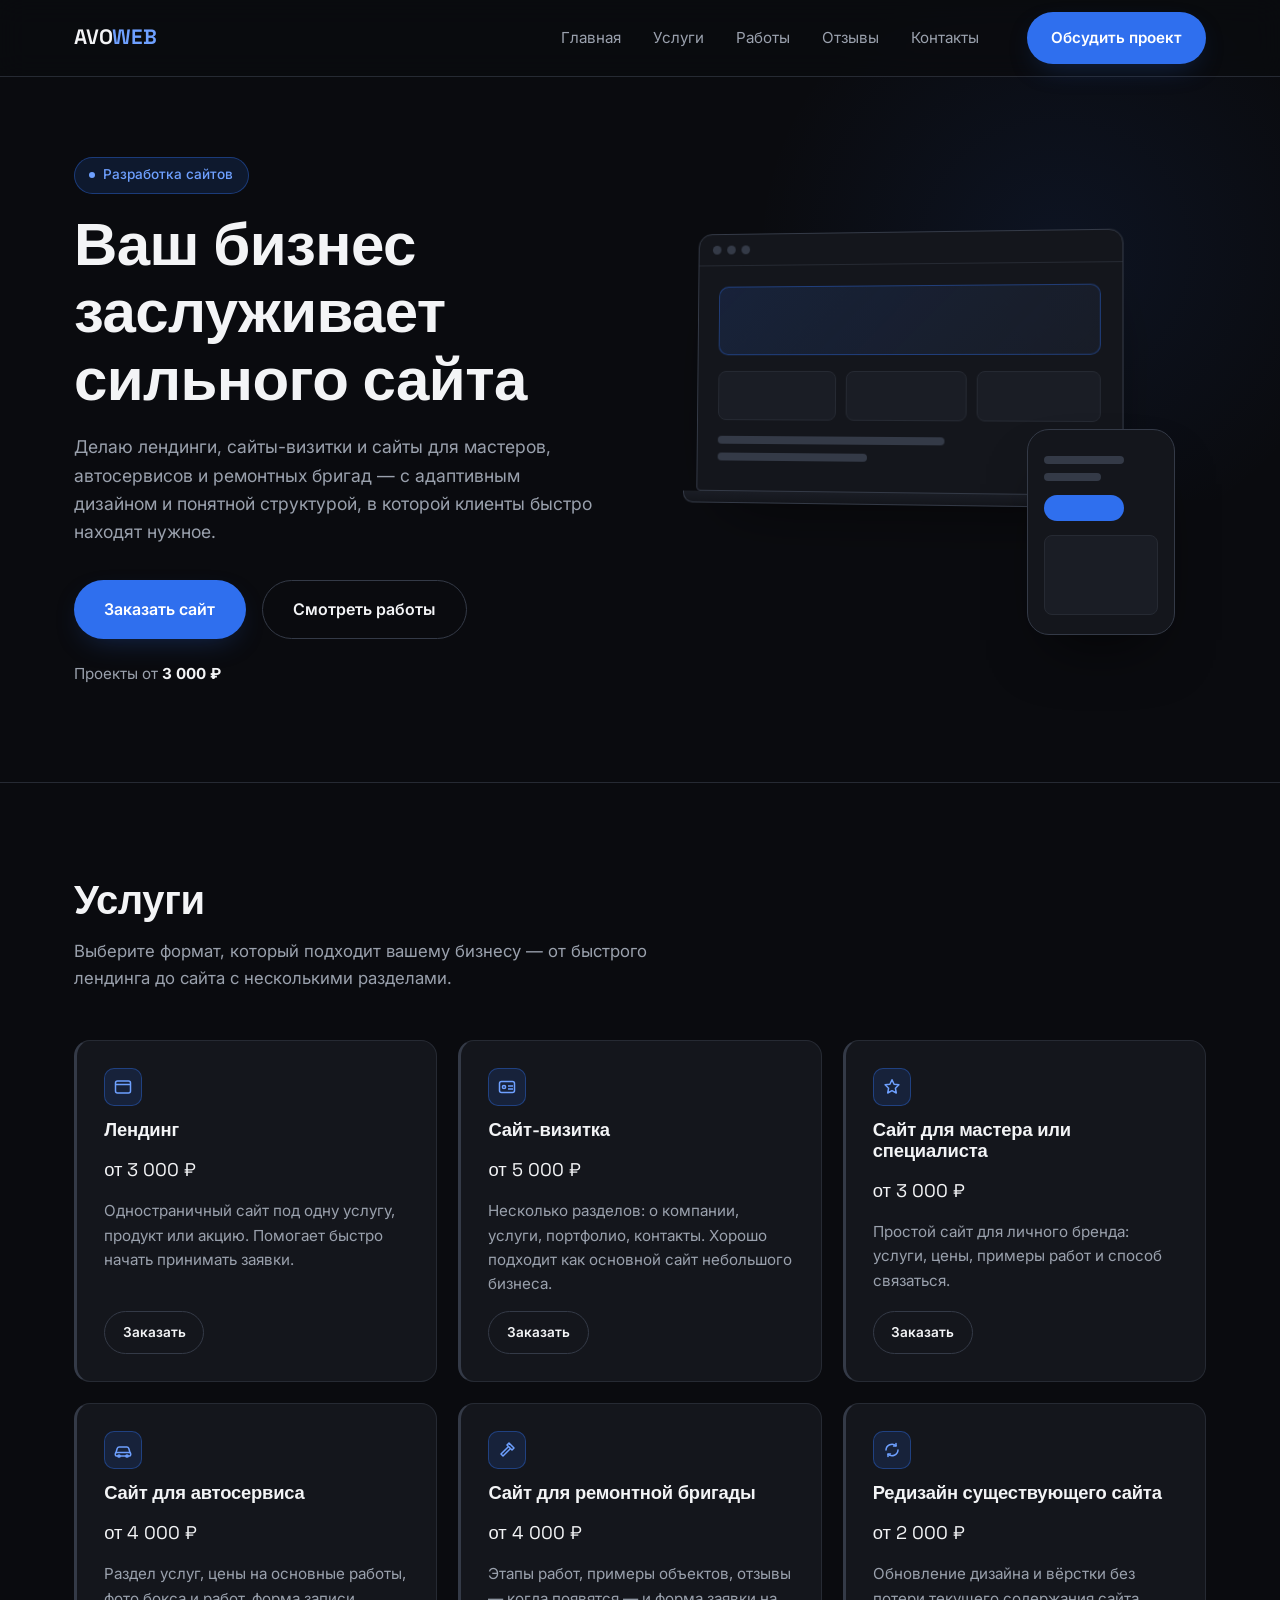
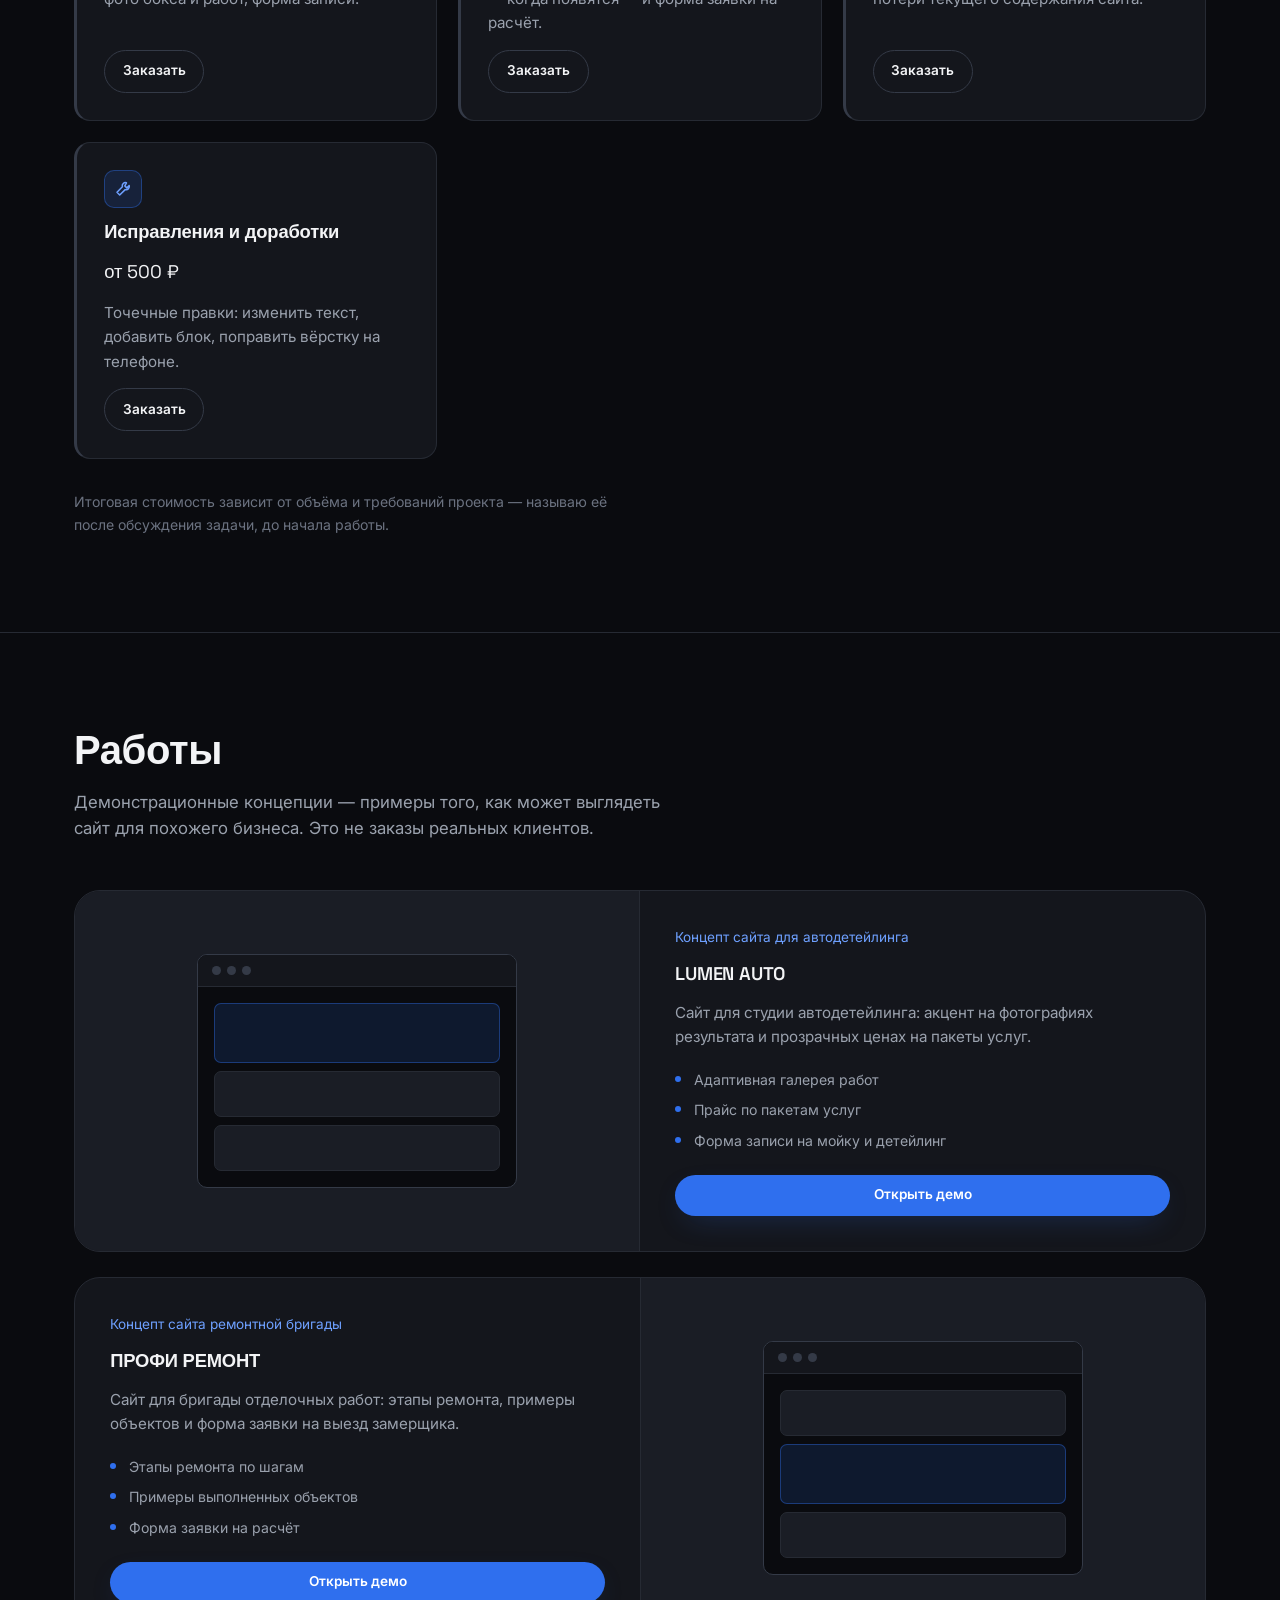
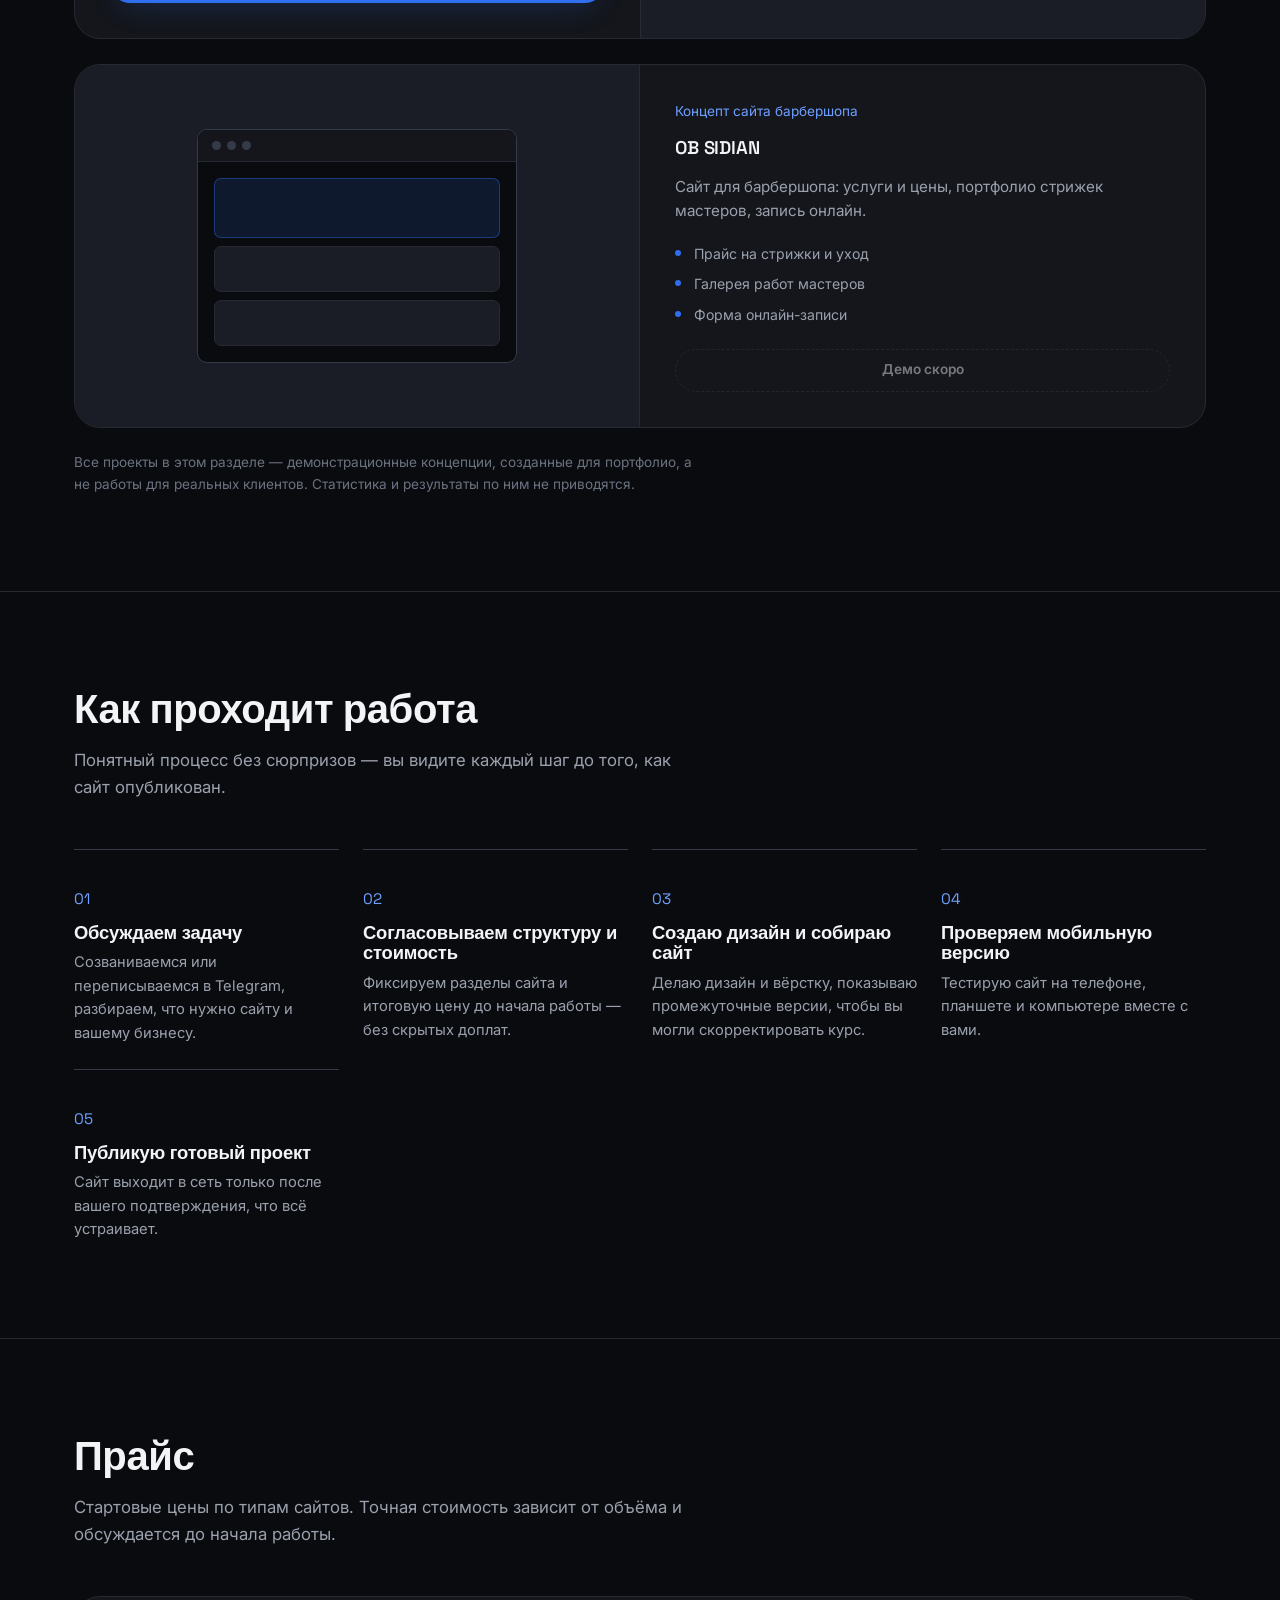
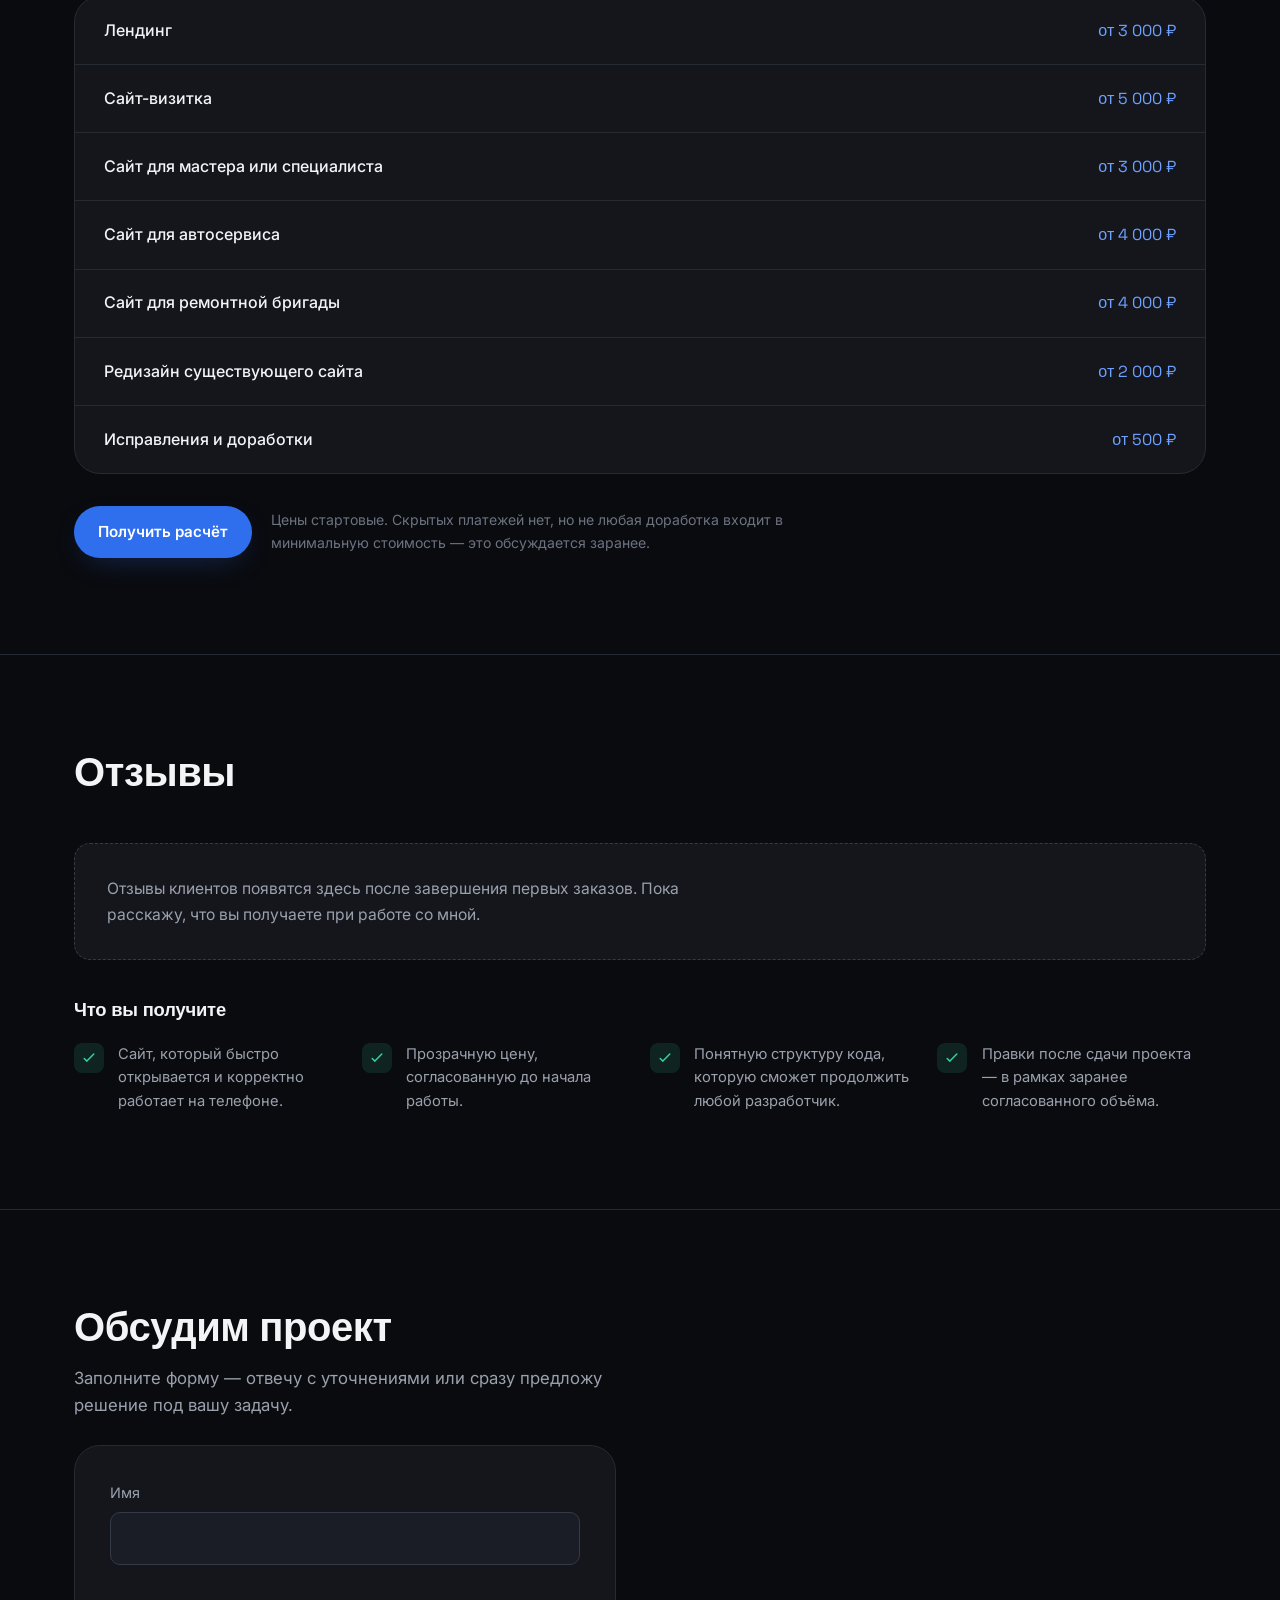
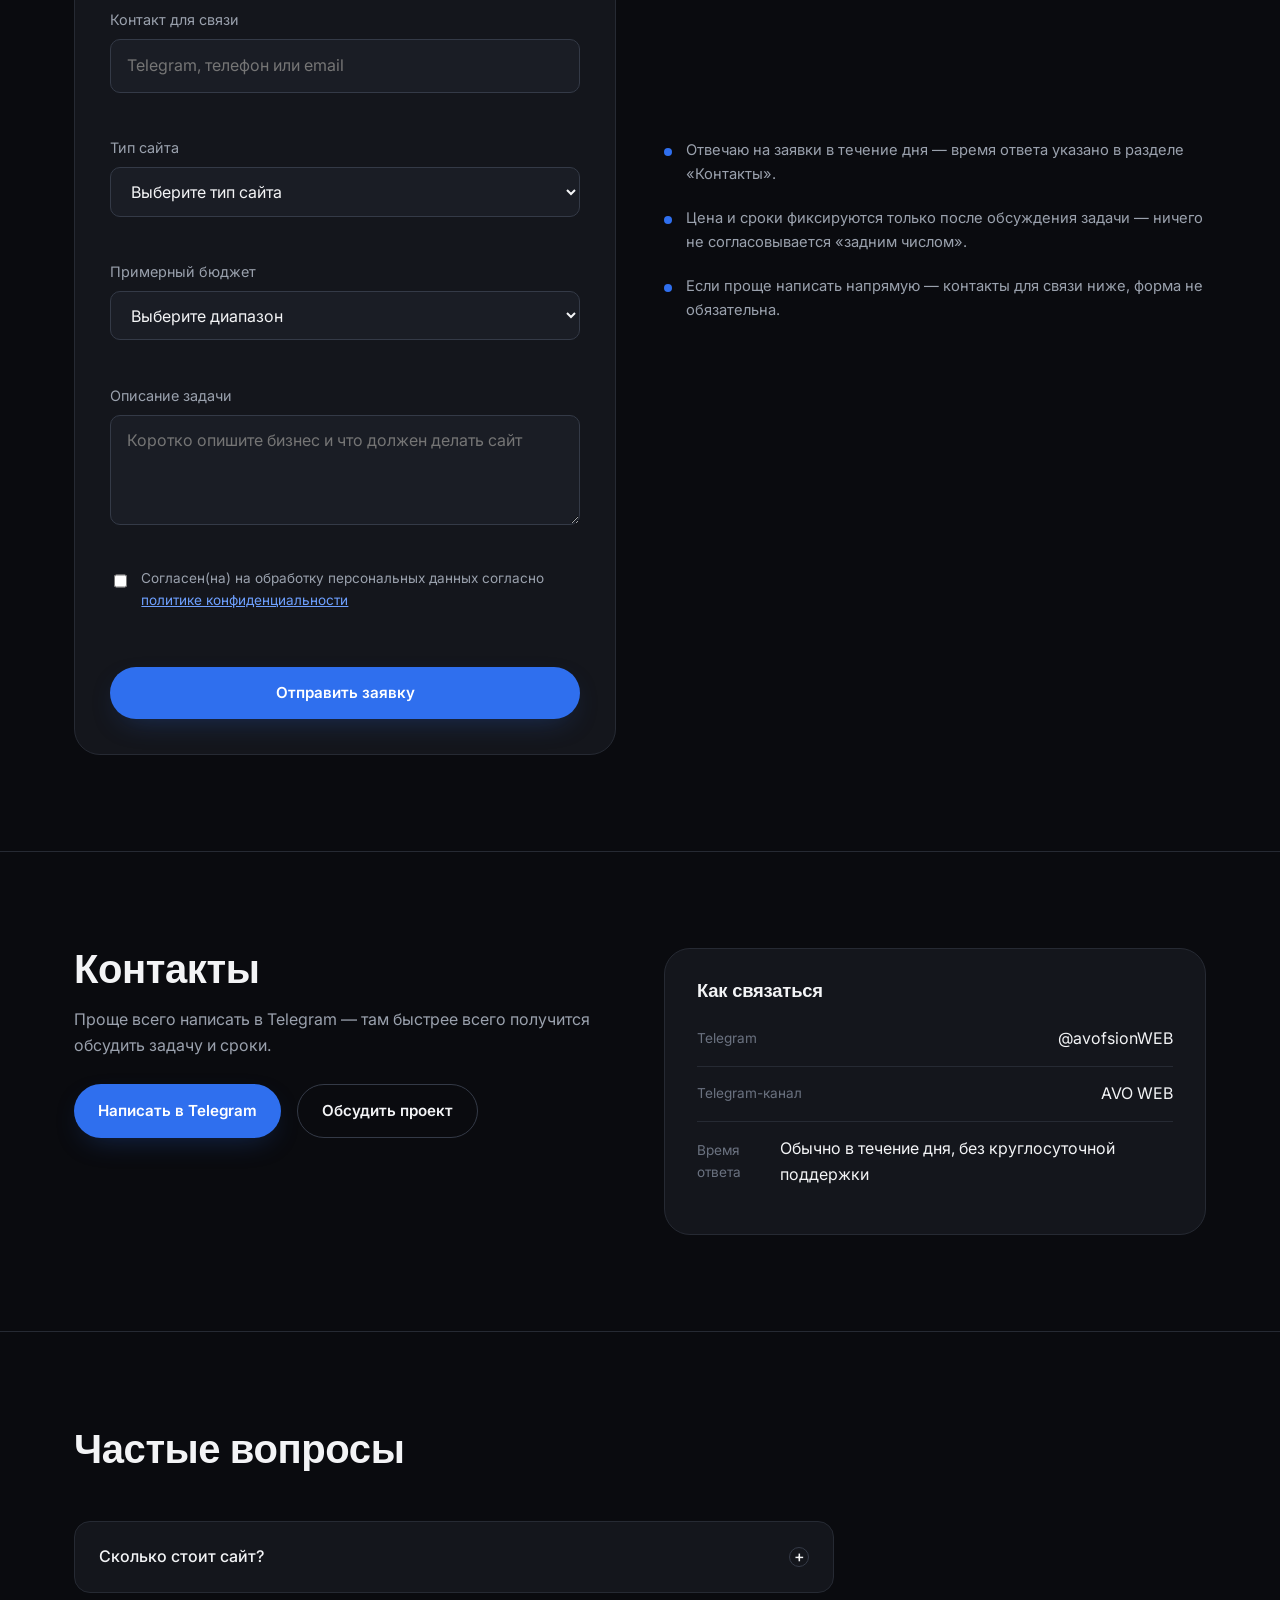
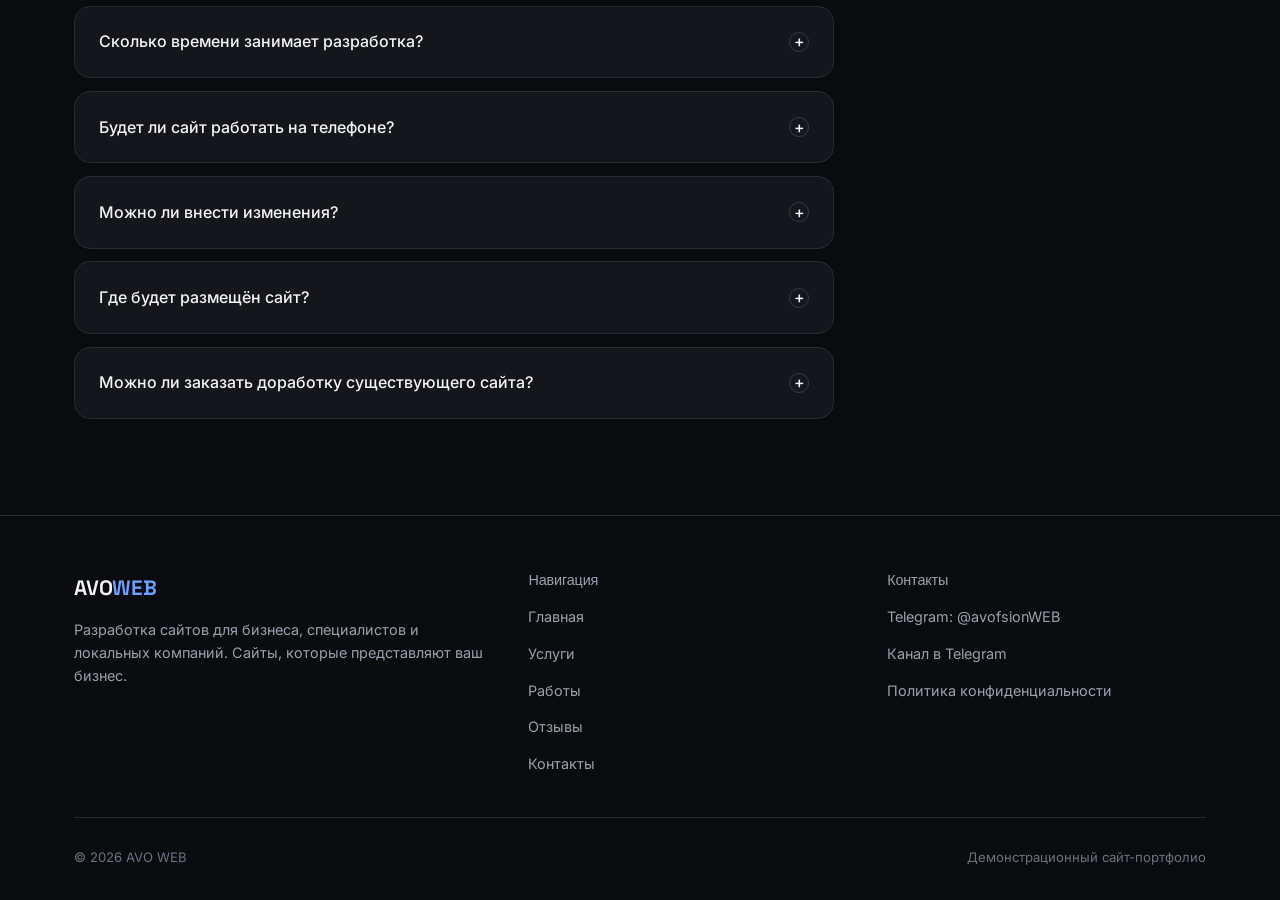
<file: index.html>
<!DOCTYPE html>
<html lang="ru">
<head>
  <meta charset="UTF-8" />
  <meta name="viewport" content="width=device-width, initial-scale=1" />
  <title>AVO WEB — разработка сайтов для бизнеса и специалистов</title>
  <meta
    name="description"
    content="Создаю современные сайты-визитки и лендинги для бизнеса, специалистов и локальных компаний. Адаптивный дизайн, прозрачные цены, проекты от 3 000 ₽."
  />
  <meta name="theme-color" content="#0a0b0f" />
  <meta property="og:title" content="AVO WEB — сайты, которые представляют ваш бизнес" />
  <meta
    property="og:description"
    content="Лендинги, сайты-визитки и сайты для специалистов. Адаптивная вёрстка, понятный процесс работы, проекты от 3 000 ₽."
  />
  <meta property="og:type" content="website" />
  <meta property="og:locale" content="ru_RU" />
  <link
    rel="icon"
    type="image/svg+xml"
    href="data:image/svg+xml,%3Csvg xmlns='http://www.w3.org/2000/svg' viewBox='0 0 64 64'%3E%3Crect width='64' height='64' rx='16' fill='%230a0b0f'/%3E%3Crect x='3' y='3' width='58' height='58' rx='13' fill='none' stroke='%232f6fee' stroke-width='2'/%3E%3Ctext x='32' y='43' font-family='Arial, sans-serif' font-size='30' font-weight='700' fill='%23f3f4f6' text-anchor='middle'%3EA%3C/text%3E%3C/svg%3E"
  />
  <link rel="preconnect" href="https://fonts.googleapis.com" />
  <link rel="preconnect" href="https://fonts.gstatic.com" crossorigin />
  <link
    href="https://fonts.googleapis.com/css2?family=Space+Grotesk:wght@500;600;700&family=Inter:wght@400;500;600&display=swap"
    rel="stylesheet"
  />
  <link rel="stylesheet" href="style.css" />
</head>
<body>
  <header class="site-header">
    <div class="container header-inner">
      <a class="logo" href="#top">AVO<span>WEB</span></a>
      <nav class="main-nav" id="main-nav" aria-label="Основная навигация">
        <a href="#top">Главная</a>
        <a href="#services">Услуги</a>
        <a href="#portfolio">Работы</a>
        <a href="#reviews">Отзывы</a>
        <a href="#contacts">Контакты</a>
      </nav>
      <a class="btn btn-primary header-cta" href="#order">Обсудить проект</a>
      <button
        class="burger"
        id="burger"
        aria-label="Открыть меню"
        aria-expanded="false"
        aria-controls="mobile-menu"
      >
        <span></span><span></span><span></span>
      </button>
    </div>
    <div class="mobile-menu" id="mobile-menu">
      <nav aria-label="Мобильная навигация">
        <a href="#top">Главная</a>
        <a href="#services">Услуги</a>
        <a href="#portfolio">Работы</a>
        <a href="#reviews">Отзывы</a>
        <a href="#contacts">Контакты</a>
      </nav>
      <a class="btn btn-primary btn-lg" href="#order">Обсудить проект</a>
    </div>
  </header>

  <main>
    <!-- HERO -->
    <section class="hero" id="top">
      <div class="container hero-inner">
        <div class="hero-content">
          <span class="badge">Разработка сайтов</span>
          <h1>Ваш бизнес заслуживает сильного сайта</h1>
          <p class="hero-sub">
            Делаю лендинги, сайты-визитки и сайты для мастеров, автосервисов
            и ремонтных бригад — с адаптивным дизайном и понятной структурой,
            в которой клиенты быстро находят нужное.
          </p>
          <div class="hero-actions">
            <a href="#order" class="btn btn-primary btn-lg">Заказать сайт</a>
            <a href="#portfolio" class="btn btn-ghost btn-lg">Смотреть работы</a>
          </div>
          <p class="hero-price">Проекты от <strong>3 000 ₽</strong></p>
        </div>

        <div class="hero-visual" aria-hidden="true">
          <div class="device device-laptop">
            <div class="device-screen">
              <div class="screen-bar"><span></span><span></span><span></span></div>
              <div class="screen-body">
                <div class="sb-hero"></div>
                <div class="sb-row">
                  <div class="sb-card"></div>
                  <div class="sb-card"></div>
                  <div class="sb-card"></div>
                </div>
                <div class="sb-line w60"></div>
                <div class="sb-line w40"></div>
              </div>
            </div>
            <div class="device-base"></div>
          </div>
          <div class="device device-phone">
            <div class="device-screen">
              <div class="screen-body screen-body-phone">
                <div class="sb-line w70"></div>
                <div class="sb-line w50"></div>
                <div class="sb-pill"></div>
                <div class="sb-card sb-card-tall"></div>
              </div>
            </div>
          </div>
        </div>
      </div>
    </section>

    <!-- УСЛУГИ -->
    <section id="services" aria-labelledby="services-title">
      <div class="container">
        <div class="section-head" data-reveal>
          <h2 id="services-title">Услуги</h2>
          <p>Выберите формат, который подходит вашему бизнесу — от быстрого лендинга до сайта с несколькими разделами.</p>
        </div>

        <div class="services-grid">
          <article class="service-card" data-reveal>
            <span class="service-icon" aria-hidden="true">
              <svg width="20" height="20" viewBox="0 0 20 20" fill="none" stroke="currentColor" stroke-width="1.5"><rect x="2.5" y="4" width="15" height="12" rx="2"/><path d="M2.5 7.5h15"/></svg>
            </span>
            <h3>Лендинг</h3>
            <span class="service-price">от 3 000 ₽</span>
            <p>Одностраничный сайт под одну услугу, продукт или акцию. Помогает быстро начать принимать заявки.</p>
            <a href="#order" class="btn btn-ghost btn-sm" data-service="landing">Заказать</a>
          </article>

          <article class="service-card" data-reveal>
            <span class="service-icon" aria-hidden="true">
              <svg width="20" height="20" viewBox="0 0 20 20" fill="none" stroke="currentColor" stroke-width="1.5"><rect x="2.5" y="4.5" width="15" height="11" rx="2"/><circle cx="7" cy="10" r="1.6"/><path d="M11 9h5M11 12h5"/></svg>
            </span>
            <h3>Сайт-визитка</h3>
            <span class="service-price">от 5 000 ₽</span>
            <p>Несколько разделов: о компании, услуги, портфолио, контакты. Хорошо подходит как основной сайт небольшого бизнеса.</p>
            <a href="#order" class="btn btn-ghost btn-sm" data-service="card">Заказать</a>
          </article>

          <article class="service-card" data-reveal>
            <span class="service-icon" aria-hidden="true">
              <svg width="20" height="20" viewBox="0 0 20 20" fill="none" stroke="currentColor" stroke-width="1.5" stroke-linejoin="round"><path d="M10 2.8l2.1 4.4 4.8.6-3.5 3.4.9 4.8-4.3-2.3-4.3 2.3.9-4.8-3.5-3.4 4.8-.6z"/></svg>
            </span>
            <h3>Сайт для мастера или специалиста</h3>
            <span class="service-price">от 3 000 ₽</span>
            <p>Простой сайт для личного бренда: услуги, цены, примеры работ и способ связаться.</p>
            <a href="#order" class="btn btn-ghost btn-sm" data-service="business">Заказать</a>
          </article>

          <article class="service-card" data-reveal>
            <span class="service-icon" aria-hidden="true">
              <svg width="20" height="20" viewBox="0 0 20 20" fill="none" stroke="currentColor" stroke-width="1.5" stroke-linecap="round" stroke-linejoin="round"><path d="M3 12.5l1.3-4.2A2 2 0 016.2 7h7.6a2 2 0 011.9 1.3L17 12.5"/><rect x="2.3" y="12.5" width="15.4" height="3.4" rx="1.2"/><circle cx="6" cy="16" r="1.1"/><circle cx="14" cy="16" r="1.1"/></svg>
            </span>
            <h3>Сайт для автосервиса</h3>
            <span class="service-price">от 4 000 ₽</span>
            <p>Раздел услуг, цены на основные работы, фото бокса и работ, форма записи.</p>
            <a href="#order" class="btn btn-ghost btn-sm" data-service="business">Заказать</a>
          </article>

          <article class="service-card" data-reveal>
            <span class="service-icon" aria-hidden="true">
              <svg width="20" height="20" viewBox="0 0 20 20" fill="none" stroke="currentColor" stroke-width="1.5" stroke-linecap="round" stroke-linejoin="round"><path d="M12 3l5 5-2 2-5-5z"/><path d="M11.3 6.7L4 14l2 2 7.3-7.3"/></svg>
            </span>
            <h3>Сайт для ремонтной бригады</h3>
            <span class="service-price">от 4 000 ₽</span>
            <p>Этапы работ, примеры объектов, отзывы — когда появятся — и форма заявки на расчёт.</p>
            <a href="#order" class="btn btn-ghost btn-sm" data-service="business">Заказать</a>
          </article>

          <article class="service-card" data-reveal>
            <span class="service-icon" aria-hidden="true">
              <svg width="20" height="20" viewBox="0 0 20 20" fill="none" stroke="currentColor" stroke-width="1.5" stroke-linecap="round" stroke-linejoin="round"><path d="M4 10a6 6 0 0110-4.2M16 10a6 6 0 01-10 4.2"/><path d="M14 3.5V6h-2.5M6 16.5V14h2.5"/></svg>
            </span>
            <h3>Редизайн существующего сайта</h3>
            <span class="service-price">от 2 000 ₽</span>
            <p>Обновление дизайна и вёрстки без потери текущего содержания сайта.</p>
            <a href="#order" class="btn btn-ghost btn-sm" data-service="fix">Заказать</a>
          </article>

          <article class="service-card" data-reveal>
            <span class="service-icon" aria-hidden="true">
              <svg width="20" height="20" viewBox="0 0 20 20" fill="none" stroke="currentColor" stroke-width="1.5" stroke-linecap="round" stroke-linejoin="round"><path d="M13.5 3.8a3.2 3.2 0 00-4.1 4L4 13.3l2.7 2.7 5.5-5.4a3.2 3.2 0 004-4.1l-2.4 2.4-2-2z"/></svg>
            </span>
            <h3>Исправления и доработки</h3>
            <span class="service-price">от 500 ₽</span>
            <p>Точечные правки: изменить текст, добавить блок, поправить вёрстку на телефоне.</p>
            <a href="#order" class="btn btn-ghost btn-sm" data-service="fix">Заказать</a>
          </article>
        </div>

        <p class="services-note">
          Итоговая стоимость зависит от объёма и требований проекта — называю её после обсуждения задачи, до начала работы.
        </p>
      </div>
    </section>

    <!-- ПОРТФОЛИО -->
    <section id="portfolio" aria-labelledby="portfolio-title">
      <div class="container">
        <div class="section-head" data-reveal>
          <h2 id="portfolio-title">Работы</h2>
          <p>Демонстрационные концепции — примеры того, как может выглядеть сайт для похожего бизнеса. Это не заказы реальных клиентов.</p>
        </div>

        <div class="portfolio-grid">
          <article class="portfolio-card" data-reveal>
            <div class="portfolio-media">
              <div class="mock-browser">
                <div class="screen-bar"><span></span><span></span><span></span></div>
                <div class="mock-fill">
                  <div class="mock-block accent"></div>
                  <div class="mock-block"></div>
                  <div class="mock-block"></div>
                </div>
              </div>
            </div>
            <div class="portfolio-body">
              <span class="portfolio-kicker">Концепт сайта для автодетейлинга</span>
              <h3>LUMEN AUTO</h3>
              <p>Сайт для студии автодетейлинга: акцент на фотографиях результата и прозрачных ценах на пакеты услуг.</p>
              <ul class="portfolio-features">
                <li>Адаптивная галерея работ</li>
                <li>Прайс по пакетам услуг</li>
                <li>Форма записи на мойку и детейлинг</li>
              </ul>
              <a
                class="btn btn-primary btn-sm"
                href="https://avofsion7.github.io/lumen-auto-demo/"
                target="_blank"
                rel="noopener noreferrer"
                aria-label="Открыть демо LUMEN AUTO (новая вкладка)"
                >Открыть демо</a
              >
            </div>
          </article>

          <article class="portfolio-card" data-reveal>
            <div class="portfolio-media">
              <div class="mock-browser">
                <div class="screen-bar"><span></span><span></span><span></span></div>
                <div class="mock-fill">
                  <div class="mock-block"></div>
                  <div class="mock-block accent"></div>
                  <div class="mock-block"></div>
                </div>
              </div>
            </div>
            <div class="portfolio-body">
              <span class="portfolio-kicker">Концепт сайта ремонтной бригады</span>
              <h3>ПРОФИ РЕМОНТ</h3>
              <p>Сайт для бригады отделочных работ: этапы ремонта, примеры объектов и форма заявки на выезд замерщика.</p>
              <ul class="portfolio-features">
                <li>Этапы ремонта по шагам</li>
                <li>Примеры выполненных объектов</li>
                <li>Форма заявки на расчёт</li>
              </ul>
              <a
                class="btn btn-primary btn-sm"
                href="https://avofsion7.github.io/profi-remont/"
                target="_blank"
                rel="noopener noreferrer"
                aria-label="Открыть демо ПРОФИ РЕМОНТ (новая вкладка)"
                >Открыть демо</a
              >
            </div>
          </article>

          <article class="portfolio-card" data-reveal>
            <div class="portfolio-media">
              <div class="mock-browser">
                <div class="screen-bar"><span></span><span></span><span></span></div>
                <div class="mock-fill">
                  <div class="mock-block accent"></div>
                  <div class="mock-block"></div>
                  <div class="mock-block"></div>
                </div>
              </div>
            </div>
            <div class="portfolio-body">
              <span class="portfolio-kicker">Концепт сайта барбершопа</span>
              <h3>OB SIDIAN</h3>
              <p>Сайт для барбершопа: услуги и цены, портфолио стрижек мастеров, запись онлайн.</p>
              <ul class="portfolio-features">
                <li>Прайс на стрижки и уход</li>
                <li>Галерея работ мастеров</li>
                <li>Форма онлайн-записи</li>
              </ul>
              <span class="btn btn-ghost btn-sm btn-disabled" aria-disabled="true">Демо скоро</span>
            </div>
          </article>
        </div>

        <p class="portfolio-disclaimer">
          Все проекты в этом разделе — демонстрационные концепции, созданные для портфолио, а не работы для реальных клиентов. Статистика и результаты по ним не приводятся.
        </p>
      </div>
    </section>

    <!-- ЭТАПЫ РАБОТЫ -->
    <section aria-labelledby="process-title">
      <div class="container">
        <div class="section-head" data-reveal>
          <h2 id="process-title">Как проходит работа</h2>
          <p>Понятный процесс без сюрпризов — вы видите каждый шаг до того, как сайт опубликован.</p>
        </div>

        <div class="process-list">
          <div class="process-step" data-reveal>
            <span class="step-num">01</span>
            <h3>Обсуждаем задачу</h3>
            <p>Созваниваемся или переписываемся в Telegram, разбираем, что нужно сайту и вашему бизнесу.</p>
          </div>
          <div class="process-step" data-reveal>
            <span class="step-num">02</span>
            <h3>Согласовываем структуру и стоимость</h3>
            <p>Фиксируем разделы сайта и итоговую цену до начала работы — без скрытых доплат.</p>
          </div>
          <div class="process-step" data-reveal>
            <span class="step-num">03</span>
            <h3>Создаю дизайн и собираю сайт</h3>
            <p>Делаю дизайн и вёрстку, показываю промежуточные версии, чтобы вы могли скорректировать курс.</p>
          </div>
          <div class="process-step" data-reveal>
            <span class="step-num">04</span>
            <h3>Проверяем мобильную версию</h3>
            <p>Тестирую сайт на телефоне, планшете и компьютере вместе с вами.</p>
          </div>
          <div class="process-step" data-reveal>
            <span class="step-num">05</span>
            <h3>Публикую готовый проект</h3>
            <p>Сайт выходит в сеть только после вашего подтверждения, что всё устраивает.</p>
          </div>
        </div>
      </div>
    </section>

    <!-- ПРАЙС -->
    <section id="pricing" aria-labelledby="pricing-title">
      <div class="container">
        <div class="section-head" data-reveal>
          <h2 id="pricing-title">Прайс</h2>
          <p>Стартовые цены по типам сайтов. Точная стоимость зависит от объёма и обсуждается до начала работы.</p>
        </div>

        <div class="price-table" data-reveal>
          <div class="price-row">
            <span class="price-name">Лендинг</span>
            <span class="price-value">от 3 000 ₽</span>
          </div>
          <div class="price-row">
            <span class="price-name">Сайт-визитка</span>
            <span class="price-value">от 5 000 ₽</span>
          </div>
          <div class="price-row">
            <span class="price-name">Сайт для мастера или специалиста</span>
            <span class="price-value">от 3 000 ₽</span>
          </div>
          <div class="price-row">
            <span class="price-name">Сайт для автосервиса</span>
            <span class="price-value">от 4 000 ₽</span>
          </div>
          <div class="price-row">
            <span class="price-name">Сайт для ремонтной бригады</span>
            <span class="price-value">от 4 000 ₽</span>
          </div>
          <div class="price-row">
            <span class="price-name">Редизайн существующего сайта</span>
            <span class="price-value">от 2 000 ₽</span>
          </div>
          <div class="price-row">
            <span class="price-name">Исправления и доработки</span>
            <span class="price-value">от 500 ₽</span>
          </div>
        </div>

        <div class="price-cta" data-reveal>
          <a href="#order" class="btn btn-primary">Получить расчёт</a>
          <p>Цены стартовые. Скрытых платежей нет, но не любая доработка входит в минимальную стоимость — это обсуждается заранее.</p>
        </div>
      </div>
    </section>

    <!-- ОТЗЫВЫ -->
    <section id="reviews" aria-labelledby="reviews-title">
      <div class="container">
        <div class="section-head" data-reveal>
          <h2 id="reviews-title">Отзывы</h2>
        </div>

        <div class="reviews-placeholder" data-reveal>
          <p>Отзывы клиентов появятся здесь после завершения первых заказов. Пока расскажу, что вы получаете при работе со мной.</p>
        </div>

        <h3 data-reveal>Что вы получите</h3>
        <div class="benefits-grid" style="margin-top: 1.4rem">
          <div class="benefit-item" data-reveal>
            <span class="benefit-icon" aria-hidden="true">
              <svg width="16" height="16" viewBox="0 0 20 20" fill="none" stroke="currentColor" stroke-width="1.8" stroke-linecap="round" stroke-linejoin="round"><path d="M4 10.5l3.4 3.4L16 5"/></svg>
            </span>
            <p>Сайт, который быстро открывается и корректно работает на телефоне.</p>
          </div>
          <div class="benefit-item" data-reveal>
            <span class="benefit-icon" aria-hidden="true">
              <svg width="16" height="16" viewBox="0 0 20 20" fill="none" stroke="currentColor" stroke-width="1.8" stroke-linecap="round" stroke-linejoin="round"><path d="M4 10.5l3.4 3.4L16 5"/></svg>
            </span>
            <p>Прозрачную цену, согласованную до начала работы.</p>
          </div>
          <div class="benefit-item" data-reveal>
            <span class="benefit-icon" aria-hidden="true">
              <svg width="16" height="16" viewBox="0 0 20 20" fill="none" stroke="currentColor" stroke-width="1.8" stroke-linecap="round" stroke-linejoin="round"><path d="M4 10.5l3.4 3.4L16 5"/></svg>
            </span>
            <p>Понятную структуру кода, которую сможет продолжить любой разработчик.</p>
          </div>
          <div class="benefit-item" data-reveal>
            <span class="benefit-icon" aria-hidden="true">
              <svg width="16" height="16" viewBox="0 0 20 20" fill="none" stroke="currentColor" stroke-width="1.8" stroke-linecap="round" stroke-linejoin="round"><path d="M4 10.5l3.4 3.4L16 5"/></svg>
            </span>
            <p>Правки после сдачи проекта — в рамках заранее согласованного объёма.</p>
          </div>
        </div>
      </div>
    </section>

    <!-- ФОРМА ЗАКАЗА -->
    <section id="order" aria-labelledby="order-title">
      <div class="container order-wrap">
        <div>
          <div class="section-head" data-reveal style="margin-bottom: 1.6rem">
            <h2 id="order-title">Обсудим проект</h2>
            <p>Заполните форму — отвечу с уточнениями или сразу предложу решение под вашу задачу.</p>
          </div>

          <form class="order-form" id="order-form" novalidate data-reveal>
            <div class="field">
              <label for="name">Имя</label>
              <input type="text" id="name" name="name" autocomplete="name" aria-describedby="name-error" />
              <span class="field-error" id="name-error" role="alert"></span>
            </div>

            <div class="field">
              <label for="contact">Контакт для связи</label>
              <input
                type="text"
                id="contact"
                name="contact"
                placeholder="Telegram, телефон или email"
                aria-describedby="contact-error"
              />
              <span class="field-error" id="contact-error" role="alert"></span>
            </div>

            <div class="field">
              <label for="site-type">Тип сайта</label>
              <select id="site-type" name="site-type" aria-describedby="site-type-error">
                <option value="">Выберите тип сайта</option>
                <option value="landing">Лендинг</option>
                <option value="card">Сайт-визитка</option>
                <option value="business">Сайт для бизнеса</option>
                <option value="fix">Доработка</option>
              </select>
              <span class="field-error" id="site-type-error" role="alert"></span>
            </div>

            <div class="field">
              <label for="budget">Примерный бюджет</label>
              <select id="budget" name="budget" aria-describedby="budget-error">
                <option value="">Выберите диапазон</option>
                <option value="до 3 000 ₽">До 3 000 ₽</option>
                <option value="3 000–7 000 ₽">3 000–7 000 ₽</option>
                <option value="7 000–15 000 ₽">7 000–15 000 ₽</option>
                <option value="обсудим вместе">Обсудим вместе</option>
              </select>
              <span class="field-error" id="budget-error" role="alert"></span>
            </div>

            <div class="field">
              <label for="description">Описание задачи</label>
              <textarea
                id="description"
                name="description"
                placeholder="Коротко опишите бизнес и что должен делать сайт"
                aria-describedby="description-error"
              ></textarea>
              <span class="field-error" id="description-error" role="alert"></span>
            </div>

            <div class="consent">
              <input type="checkbox" id="consent" name="consent" aria-describedby="consent-error" />
              <label for="consent">
                Согласен(на) на обработку персональных данных согласно
                <a href="privacy.html">политике конфиденциальности</a>
              </label>
            </div>
            <span class="field-error" id="consent-error" role="alert"></span>

            <button type="submit" class="btn btn-primary btn-block">Отправить заявку</button>
          </form>

          <div class="order-success" id="order-success" tabindex="-1" role="status" aria-live="polite">
            <h3>Заявка готова</h3>
            <p>
              Форма работает в демонстрационном режиме: сайт пока не подключён к серверу, поэтому заявка не отправляется
              автоматически. Нажмите кнопку ниже, чтобы отправить то же сообщение мне в Telegram.
            </p>
            <a
              id="telegram-send-link"
              class="btn btn-primary"
              href="https://t.me/avofsionWEB"
              target="_blank"
              rel="noopener noreferrer"
              >Написать в Telegram</a
            >
          </div>
        </div>

        <aside class="order-aside">
          <div class="aside-point" data-reveal>
            <span class="dot" aria-hidden="true"></span>
            <p>Отвечаю на заявки в течение дня — время ответа указано в разделе «Контакты».</p>
          </div>
          <div class="aside-point" data-reveal>
            <span class="dot" aria-hidden="true"></span>
            <p>Цена и сроки фиксируются только после обсуждения задачи — ничего не согласовывается «задним числом».</p>
          </div>
          <div class="aside-point" data-reveal>
            <span class="dot" aria-hidden="true"></span>
            <p>Если проще написать напрямую — контакты для связи ниже, форма не обязательна.</p>
          </div>
        </aside>
      </div>
    </section>

    <!-- КОНТАКТЫ -->
    <section id="contacts" aria-labelledby="contacts-title">
      <div class="container contacts-wrap">
        <div data-reveal>
          <h2 id="contacts-title">Контакты</h2>
          <p style="margin-top: 0.9rem">
            Проще всего написать в Telegram — там быстрее всего получится обсудить задачу и сроки.
          </p>
          <div class="contact-actions">
            <a class="btn btn-primary" href="https://t.me/avofsionWEB" target="_blank" rel="noopener noreferrer"
              >Написать в Telegram</a
            >
            <a class="btn btn-ghost" href="#order">Обсудить проект</a>
          </div>
        </div>

        <div class="contact-card" data-reveal>
          <h3>Как связаться</h3>
          <div class="contact-row">
            <span class="label">Telegram</span>
            <a href="https://t.me/avofsionWEB" target="_blank" rel="noopener noreferrer">@avofsionWEB</a>
          </div>
          <div class="contact-row">
            <span class="label">Telegram-канал</span>
            <a href="https://t.me/AVO_WEB" target="_blank" rel="noopener noreferrer">AVO WEB</a>
          </div>
          <div class="contact-row">
            <span class="label">Время ответа</span>
            <span>Обычно в течение дня, без круглосуточной поддержки</span>
          </div>
        </div>
      </div>
    </section>

    <!-- FAQ -->
    <section id="faq" aria-labelledby="faq-title">
      <div class="container">
        <div class="section-head" data-reveal>
          <h2 id="faq-title">Частые вопросы</h2>
        </div>

        <div class="faq-list">
          <details class="faq-item" data-reveal>
            <summary>Сколько стоит сайт?<span class="chevron" aria-hidden="true">+</span></summary>
            <p>Минимальная цена указана в разделе «Прайс». Точная стоимость зависит от количества разделов, функций и дизайна — называю её после обсуждения задачи.</p>
          </details>
          <details class="faq-item" data-reveal>
            <summary>Сколько времени занимает разработка?<span class="chevron" aria-hidden="true">+</span></summary>
            <p>Зависит от объёма: простой лендинг обычно занимает несколько дней, сайт с несколькими разделами — дольше. Сроки согласовываем до начала работы.</p>
          </details>
          <details class="faq-item" data-reveal>
            <summary>Будет ли сайт работать на телефоне?<span class="chevron" aria-hidden="true">+</span></summary>
            <p>Да, все сайты адаптивны и проверяются на разных экранах — от телефона до большого монитора.</p>
          </details>
          <details class="faq-item" data-reveal>
            <summary>Можно ли внести изменения?<span class="chevron" aria-hidden="true">+</span></summary>
            <p>Да, в рамках согласованного объёма правки включены. Доработки после сдачи проекта оплачиваются отдельно — раздел «Исправления и доработки».</p>
          </details>
          <details class="faq-item" data-reveal>
            <summary>Где будет размещён сайт?<span class="chevron" aria-hidden="true">+</span></summary>
            <p>Чаще всего на GitHub Pages или хостинге, который удобен вам. Домен и размещение обсуждаем отдельно от разработки.</p>
          </details>
          <details class="faq-item" data-reveal>
            <summary>Можно ли заказать доработку существующего сайта?<span class="chevron" aria-hidden="true">+</span></summary>
            <p>Да, для этого есть услуги «Редизайн существующего сайта» и «Исправления и доработки».</p>
          </details>
        </div>
      </div>
    </section>
  </main>

  <footer class="site-footer">
    <div class="container">
      <div class="footer-grid">
        <div class="footer-about">
          <a class="logo" href="#top">AVO<span>WEB</span></a>
          <p>Разработка сайтов для бизнеса, специалистов и локальных компаний. Сайты, которые представляют ваш бизнес.</p>
        </div>
        <div class="footer-col">
          <h4>Навигация</h4>
          <ul>
            <li><a href="#top">Главная</a></li>
            <li><a href="#services">Услуги</a></li>
            <li><a href="#portfolio">Работы</a></li>
            <li><a href="#reviews">Отзывы</a></li>
            <li><a href="#contacts">Контакты</a></li>
          </ul>
        </div>
        <div class="footer-col">
          <h4>Контакты</h4>
          <ul>
            <li><a href="https://t.me/avofsionWEB" target="_blank" rel="noopener noreferrer">Telegram: @avofsionWEB</a></li>
            <li><a href="https://t.me/AVO_WEB" target="_blank" rel="noopener noreferrer">Канал в Telegram</a></li>
            <li><a href="privacy.html">Политика конфиденциальности</a></li>
          </ul>
        </div>
      </div>
      <div class="footer-bottom">
        <span>© <span id="year"></span> AVO WEB</span>
        <span>Демонстрационный сайт-портфолио</span>
      </div>
    </div>
  </footer>

  <script src="script.js"></script>
</body>
</html>
</file>
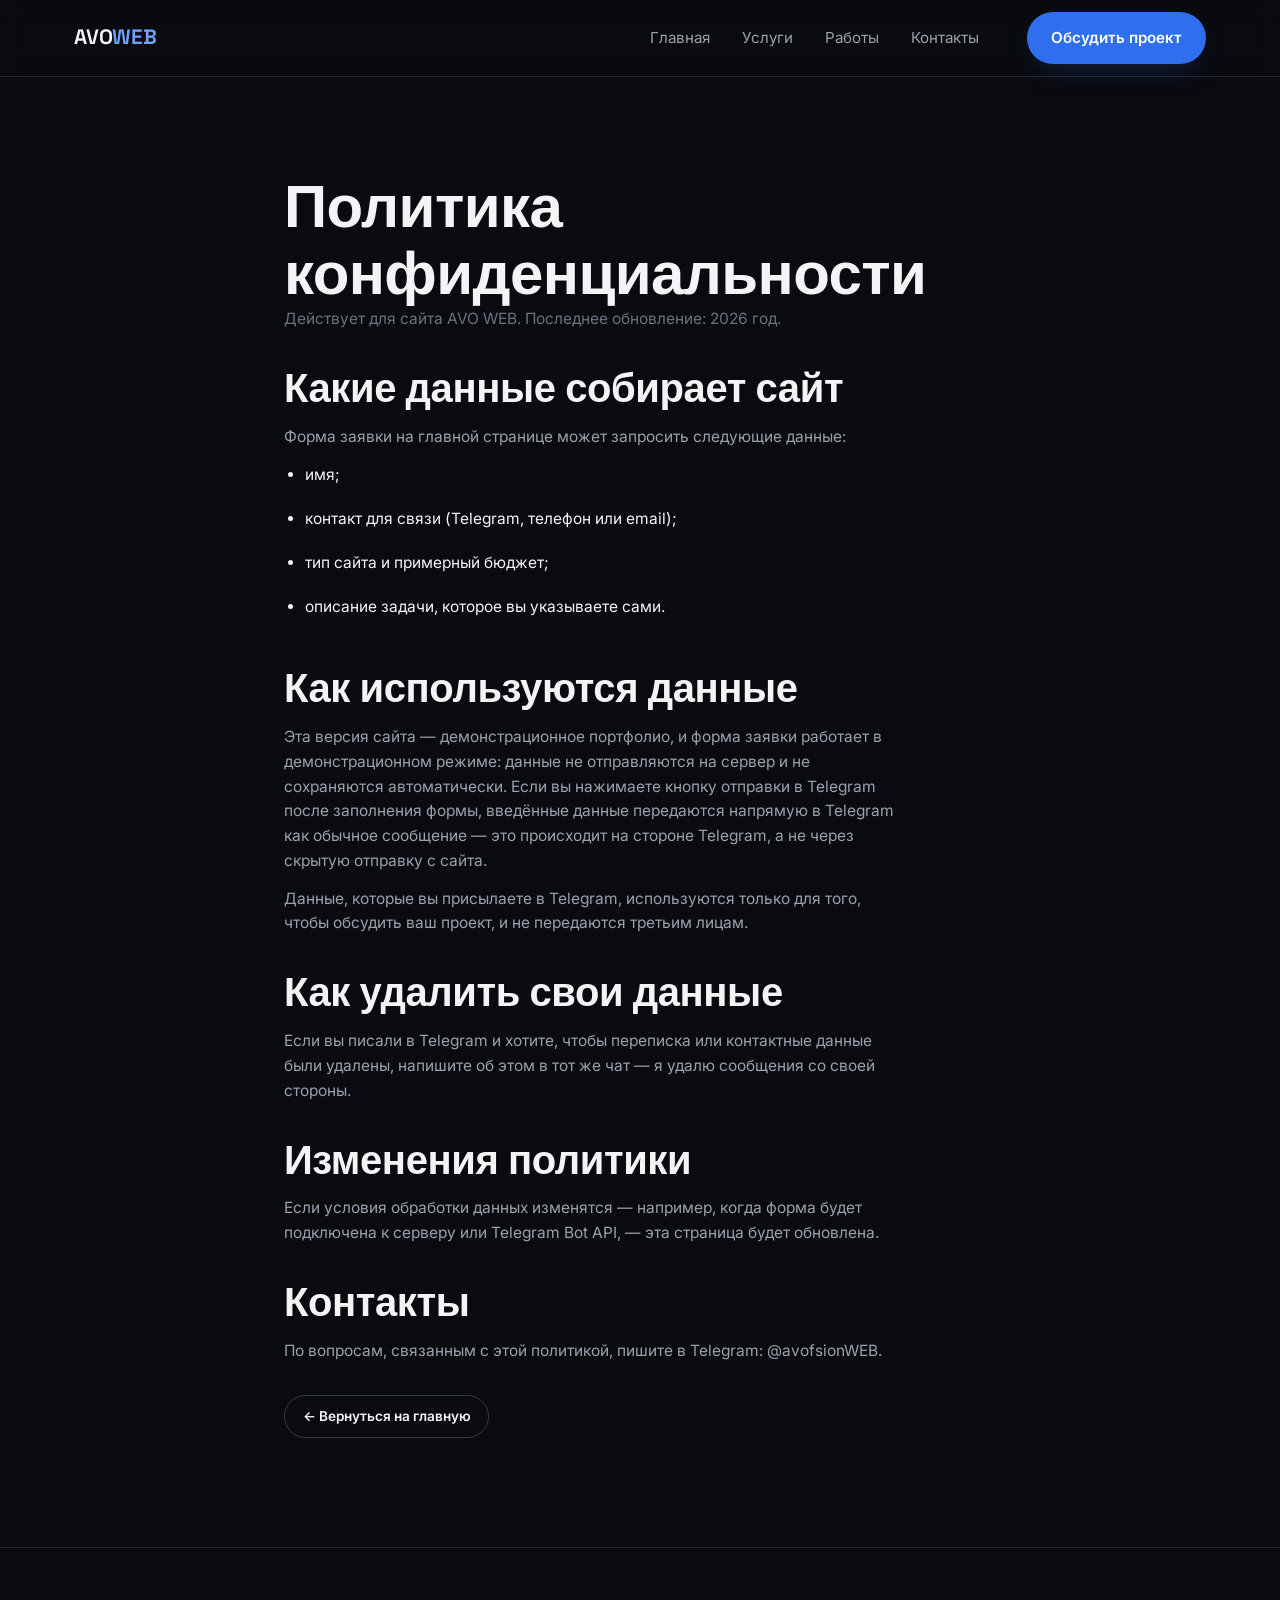
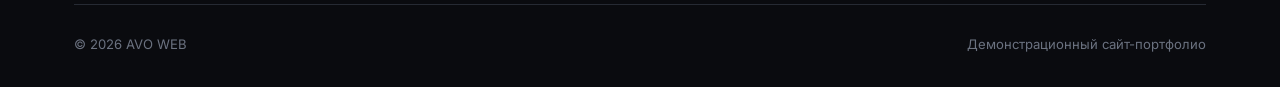
<file: privacy.html>
<!DOCTYPE html>
<html lang="ru">
<head>
  <meta charset="UTF-8" />
  <meta name="viewport" content="width=device-width, initial-scale=1" />
  <title>Политика конфиденциальности — AVO WEB</title>
  <meta
    name="description"
    content="Политика конфиденциальности AVO WEB: какие данные собирает форма заявки на сайте и как они используются."
  />
  <meta name="theme-color" content="#0a0b0f" />
  <link
    rel="icon"
    type="image/svg+xml"
    href="data:image/svg+xml,%3Csvg xmlns='http://www.w3.org/2000/svg' viewBox='0 0 64 64'%3E%3Crect width='64' height='64' rx='16' fill='%230a0b0f'/%3E%3Crect x='3' y='3' width='58' height='58' rx='13' fill='none' stroke='%232f6fee' stroke-width='2'/%3E%3Ctext x='32' y='43' font-family='Arial, sans-serif' font-size='30' font-weight='700' fill='%23f3f4f6' text-anchor='middle'%3EA%3C/text%3E%3C/svg%3E"
  />
  <link rel="preconnect" href="https://fonts.googleapis.com" />
  <link rel="preconnect" href="https://fonts.gstatic.com" crossorigin />
  <link
    href="https://fonts.googleapis.com/css2?family=Space+Grotesk:wght@500;600;700&family=Inter:wght@400;500;600&display=swap"
    rel="stylesheet"
  />
  <link rel="stylesheet" href="style.css" />
</head>
<body>
  <header class="site-header">
    <div class="container header-inner">
      <a class="logo" href="index.html">AVO<span>WEB</span></a>
      <nav class="main-nav" aria-label="Основная навигация">
        <a href="index.html#top">Главная</a>
        <a href="index.html#services">Услуги</a>
        <a href="index.html#portfolio">Работы</a>
        <a href="index.html#contacts">Контакты</a>
      </nav>
      <a class="btn btn-primary header-cta" href="index.html#order">Обсудить проект</a>
      <button class="burger" id="burger" aria-label="Открыть меню" aria-expanded="false" aria-controls="mobile-menu">
        <span></span><span></span><span></span>
      </button>
    </div>
    <div class="mobile-menu" id="mobile-menu">
      <nav aria-label="Мобильная навигация">
        <a href="index.html#top">Главная</a>
        <a href="index.html#services">Услуги</a>
        <a href="index.html#portfolio">Работы</a>
        <a href="index.html#contacts">Контакты</a>
      </nav>
      <a class="btn btn-primary btn-lg" href="index.html#order">Обсудить проект</a>
    </div>
  </header>

  <main>
    <section>
      <div class="container policy-content">
        <h1>Политика конфиденциальности</h1>
        <p class="policy-updated">Действует для сайта AVO WEB. Последнее обновление: 2026 год.</p>

        <h2>Какие данные собирает сайт</h2>
        <p>Форма заявки на главной странице может запросить следующие данные:</p>
        <ul>
          <li>имя;</li>
          <li>контакт для связи (Telegram, телефон или email);</li>
          <li>тип сайта и примерный бюджет;</li>
          <li>описание задачи, которое вы указываете сами.</li>
        </ul>

        <h2>Как используются данные</h2>
        <p>
          Эта версия сайта — демонстрационное портфолио, и форма заявки работает в демонстрационном режиме: данные
          не отправляются на сервер и не сохраняются автоматически. Если вы нажимаете кнопку отправки в Telegram
          после заполнения формы, введённые данные передаются напрямую в Telegram как обычное сообщение — это
          происходит на стороне Telegram, а не через скрытую отправку с сайта.
        </p>
        <p>
          Данные, которые вы присылаете в Telegram, используются только для того, чтобы обсудить ваш проект, и не
          передаются третьим лицам.
        </p>

        <h2>Как удалить свои данные</h2>
        <p>
          Если вы писали в Telegram и хотите, чтобы переписка или контактные данные были удалены, напишите об этом
          в тот же чат — я удалю сообщения со своей стороны.
        </p>

        <h2>Изменения политики</h2>
        <p>
          Если условия обработки данных изменятся — например, когда форма будет подключена к серверу или Telegram
          Bot API, — эта страница будет обновлена.
        </p>

        <h2>Контакты</h2>
        <p>
          По вопросам, связанным с этой политикой, пишите в Telegram:
          <a href="https://t.me/avofsionWEB" target="_blank" rel="noopener noreferrer">@avofsionWEB</a>.
        </p>

        <p style="margin-top: 2rem">
          <a class="btn btn-ghost btn-sm" href="index.html">← Вернуться на главную</a>
        </p>
      </div>
    </section>
  </main>

  <footer class="site-footer">
    <div class="container">
      <div class="footer-bottom">
        <span>© <span id="year"></span> AVO WEB</span>
        <span>Демонстрационный сайт-портфолио</span>
      </div>
    </div>
  </footer>

  <script src="script.js"></script>
</body>
</html>
</file>
<file: style.css>
/* =========================================================
   AVO WEB — stylesheet
   Структура: tokens → reset → типографика → layout →
   компоненты → секции → формы → адаптив → motion
   ========================================================= */

/* ---------- 1. Design tokens ---------- */
:root {
  --bg: #0a0b0f;
  --bg-raised: #14161c;
  --bg-raised-2: #1a1d25;
  --border: #262a33;
  --border-light: #343a47;

  --text: #f3f4f6;
  --text-dim: #9aa1ad;
  --text-faint: #6b7280;

  --accent: #2f6fee;
  --accent-light: #6ea0ff;
  --accent-soft: rgba(47, 111, 238, 0.14);
  --accent-border: rgba(47, 111, 238, 0.4);
  --accent-glow: rgba(47, 111, 238, 0.35);

  --success: #38d39f;
  --success-soft: rgba(56, 211, 159, 0.12);
  --danger: #f0657a;

  --radius-sm: 10px;
  --radius-md: 16px;
  --radius-lg: 26px;

  --container: 1180px;

  --font-display: "Space Grotesk", "Arial", sans-serif;
  --font-body: "Inter", "Arial", sans-serif;

  --ease: cubic-bezier(0.22, 1, 0.36, 1);
}

/* ---------- 2. Reset ---------- */
*,
*::before,
*::after {
  box-sizing: border-box;
}

html {
  -webkit-text-size-adjust: 100%;
}

@media (prefers-reduced-motion: no-preference) {
  html {
    scroll-behavior: smooth;
  }
}

body {
  margin: 0;
  background: var(--bg);
  color: var(--text);
  font-family: var(--font-body);
  font-size: 16px;
  line-height: 1.6;
  -webkit-font-smoothing: antialiased;
  overflow-x: hidden;
}

img,
svg {
  max-width: 100%;
  display: block;
}

a {
  color: inherit;
  text-decoration: none;
}

button {
  font: inherit;
  color: inherit;
  background: none;
  border: none;
  cursor: pointer;
}

ul {
  margin: 0;
  padding: 0;
  list-style: none;
}

input,
select,
textarea {
  font: inherit;
  color: inherit;
}

:focus-visible {
  outline: 2px solid var(--accent-light);
  outline-offset: 3px;
  border-radius: 4px;
}

/* ---------- 3. Типографика ---------- */
h1,
h2,
h3,
h4 {
  font-family: var(--font-display);
  font-weight: 600;
  line-height: 1.12;
  margin: 0;
  letter-spacing: -0.01em;
}

h1 {
  font-size: clamp(2.3rem, 4.6vw + 1rem, 3.75rem);
  font-weight: 650;
}

h2 {
  font-size: clamp(1.7rem, 2.6vw + 1rem, 2.5rem);
}

h3 {
  font-size: 1.15rem;
}

p {
  margin: 0;
  color: var(--text-dim);
  max-width: 62ch;
}

.section-head {
  max-width: 620px;
  margin-bottom: 3rem;
}

.section-head p {
  margin-top: 0.9rem;
  font-size: 1.05rem;
}

.container {
  width: 100%;
  max-width: var(--container);
  margin: 0 auto;
  padding: 0 1.5rem;
}

section {
  padding: 6rem 0;
  border-top: 1px solid var(--border);
}

section:first-of-type,
.hero {
  border-top: none;
}

/* ---------- 4. Кнопки и бейдж ---------- */
.btn {
  display: inline-flex;
  align-items: center;
  justify-content: center;
  gap: 0.5rem;
  padding: 0.85rem 1.5rem;
  border-radius: 999px;
  font-weight: 600;
  font-size: 0.95rem;
  transition: transform 0.25s var(--ease), box-shadow 0.25s var(--ease),
    background 0.25s var(--ease), border-color 0.25s var(--ease);
  white-space: nowrap;
}

.btn-primary {
  background: var(--accent);
  color: #fff;
  box-shadow: 0 10px 30px -12px var(--accent-glow);
}

.btn-primary:hover {
  background: var(--accent-light);
  transform: translateY(-2px);
  box-shadow: 0 16px 36px -14px var(--accent-glow);
}

.btn-ghost {
  background: transparent;
  color: var(--text);
  border: 1px solid var(--border-light);
}

.btn-ghost:hover {
  border-color: var(--accent-border);
  background: var(--accent-soft);
}

.btn-lg {
  padding: 1rem 1.9rem;
  font-size: 1rem;
}

.btn-sm {
  padding: 0.6rem 1.1rem;
  font-size: 0.85rem;
}

.btn-block {
  width: 100%;
}

.btn-disabled {
  opacity: 0.45;
  pointer-events: none;
  border-style: dashed;
}

.badge {
  display: inline-flex;
  align-items: center;
  gap: 0.5rem;
  padding: 0.4rem 0.9rem;
  border-radius: 999px;
  background: var(--accent-soft);
  border: 1px solid var(--accent-border);
  color: var(--accent-light);
  font-size: 0.85rem;
  font-weight: 500;
}

.badge::before {
  content: "";
  width: 6px;
  height: 6px;
  border-radius: 50%;
  background: var(--accent-light);
}

/* ---------- 5. Header ---------- */
.site-header {
  position: sticky;
  top: 0;
  z-index: 50;
  background: rgba(10, 11, 15, 0.82);
  backdrop-filter: blur(14px);
  border-bottom: 1px solid var(--border);
}

.header-inner {
  display: flex;
  align-items: center;
  justify-content: space-between;
  gap: 1.5rem;
  height: 76px;
}

.logo {
  font-family: var(--font-display);
  font-size: 1.3rem;
  font-weight: 650;
  letter-spacing: -0.01em;
}

.logo span {
  color: var(--accent-light);
}

.main-nav {
  display: flex;
  gap: 2rem;
  margin-left: auto;
}

.main-nav a {
  color: var(--text-dim);
  font-size: 0.95rem;
  transition: color 0.2s var(--ease);
}

.main-nav a:hover {
  color: var(--text);
}

.header-cta {
  margin-left: 1.5rem;
}

.burger {
  display: none;
  width: 40px;
  height: 40px;
  border-radius: var(--radius-sm);
  border: 1px solid var(--border-light);
  flex-direction: column;
  align-items: center;
  justify-content: center;
  gap: 5px;
}

.burger span {
  width: 18px;
  height: 2px;
  background: var(--text);
  border-radius: 2px;
  transition: transform 0.25s var(--ease), opacity 0.25s var(--ease);
}

.burger[aria-expanded="true"] span:nth-child(1) {
  transform: translateY(7px) rotate(45deg);
}

.burger[aria-expanded="true"] span:nth-child(2) {
  opacity: 0;
}

.burger[aria-expanded="true"] span:nth-child(3) {
  transform: translateY(-7px) rotate(-45deg);
}

.mobile-menu {
  display: none;
  position: fixed;
  inset: 76px 0 0 0;
  background: var(--bg);
  z-index: 49;
  padding: 2rem 1.5rem;
  flex-direction: column;
  gap: 2rem;
  transform: translateY(-8px);
  opacity: 0;
  pointer-events: none;
  transition: transform 0.25s var(--ease), opacity 0.25s var(--ease);
}

.mobile-menu.open {
  display: flex;
  transform: translateY(0);
  opacity: 1;
  pointer-events: auto;
}

.mobile-menu nav {
  display: flex;
  flex-direction: column;
  gap: 1.3rem;
}

.mobile-menu nav a {
  font-size: 1.2rem;
  font-family: var(--font-display);
}

/* ---------- 6. Hero ---------- */
.hero {
  padding: 5rem 0 6rem;
  position: relative;
}

.hero::before {
  content: "";
  position: absolute;
  top: -10%;
  right: -10%;
  width: 55%;
  height: 70%;
  background: radial-gradient(
    circle,
    var(--accent-glow) 0%,
    transparent 70%
  );
  opacity: 0.25;
  pointer-events: none;
}

.hero-inner {
  display: grid;
  grid-template-columns: 1.05fr 0.95fr;
  gap: 3rem;
  align-items: center;
  position: relative;
}

.hero-content h1 {
  margin: 1.1rem 0 1.3rem;
}

.hero-sub {
  font-size: 1.1rem;
  max-width: 48ch;
}

.hero-actions {
  display: flex;
  flex-wrap: wrap;
  gap: 1rem;
  margin: 2.1rem 0 1.4rem;
}

.hero-price {
  font-size: 0.95rem;
  color: var(--text-dim);
}

.hero-price strong {
  color: var(--text);
}

/* --- hero device mock --- */
.hero-visual {
  position: relative;
  height: 400px;
}

.device {
  position: absolute;
}

.device-laptop {
  width: min(430px, 90%);
  left: 0;
  top: 10px;
  transform: perspective(1400px) rotateY(-8deg) rotateX(2deg);
}

.device-screen {
  background: var(--bg-raised);
  border: 1px solid var(--border-light);
  border-radius: 14px 14px 4px 4px;
  overflow: hidden;
  box-shadow: 0 40px 70px -30px rgba(0, 0, 0, 0.65);
}

.screen-bar {
  display: flex;
  gap: 6px;
  padding: 0.7rem 0.9rem;
  border-bottom: 1px solid var(--border);
}

.screen-bar span {
  width: 9px;
  height: 9px;
  border-radius: 50%;
  background: var(--border-light);
}

.screen-body {
  padding: 1.3rem;
}

.sb-hero {
  height: 70px;
  border-radius: 10px;
  background: linear-gradient(
    135deg,
    var(--accent-soft),
    rgba(110, 160, 255, 0.05)
  );
  border: 1px solid var(--accent-border);
  margin-bottom: 1rem;
}

.sb-row {
  display: grid;
  grid-template-columns: repeat(3, 1fr);
  gap: 0.6rem;
  margin-bottom: 1rem;
}

.sb-card {
  height: 50px;
  border-radius: 8px;
  background: var(--bg-raised-2);
  border: 1px solid var(--border);
}

.sb-line {
  height: 8px;
  border-radius: 4px;
  background: var(--border-light);
  margin-bottom: 0.55rem;
}

.w70 {
  width: 70%;
}
.w60 {
  width: 60%;
}
.w50 {
  width: 50%;
}
.w40 {
  width: 40%;
}

.device-base {
  height: 12px;
  margin: 0 -14px;
  border-radius: 0 0 10px 10px;
  background: linear-gradient(var(--bg-raised-2), var(--bg-raised));
  border: 1px solid var(--border-light);
  border-top: none;
}

.device-phone {
  width: 148px;
  right: 6%;
  bottom: -14px;
}

.device-phone .device-screen {
  border-radius: 22px;
  box-shadow: 0 30px 60px -25px rgba(0, 0, 0, 0.7);
}

.screen-body-phone {
  padding: 1.6rem 1rem 1.2rem;
}

.sb-pill {
  width: 70%;
  height: 26px;
  border-radius: 999px;
  background: var(--accent);
  margin: 0.9rem 0;
}

.sb-card-tall {
  height: 80px;
}

@media (prefers-reduced-motion: no-preference) {
  .device-laptop {
    animation: float 6s ease-in-out infinite;
  }
  .device-phone {
    animation: float 6s ease-in-out infinite;
    animation-delay: -3s;
  }
}

@keyframes float {
  0%,
  100% {
    transform: perspective(1400px) rotateY(-8deg) rotateX(2deg)
      translateY(0);
  }
  50% {
    transform: perspective(1400px) rotateY(-8deg) rotateX(2deg)
      translateY(-10px);
  }
}

.device-phone {
  animation-name: none;
}

@media (prefers-reduced-motion: no-preference) {
  .device-phone {
    animation: floatPhone 6s ease-in-out infinite;
    animation-delay: -3s;
  }
}

@keyframes floatPhone {
  0%,
  100% {
    transform: translateY(0);
  }
  50% {
    transform: translateY(-10px);
  }
}

/* ---------- 7. Услуги ---------- */
.services-grid {
  display: grid;
  grid-template-columns: repeat(auto-fit, minmax(270px, 1fr));
  gap: 1.3rem;
}

.service-card {
  background: var(--bg-raised);
  border: 1px solid var(--border);
  border-left: 3px solid var(--border-light);
  border-radius: var(--radius-md);
  padding: 1.7rem;
  display: flex;
  flex-direction: column;
  gap: 0.9rem;
  transition: border-color 0.25s var(--ease), transform 0.25s var(--ease);
}

.service-card:hover {
  border-left-color: var(--accent);
  transform: translateY(-4px);
}

.service-icon {
  width: 38px;
  height: 38px;
  border-radius: 10px;
  background: var(--accent-soft);
  border: 1px solid var(--accent-border);
  display: flex;
  align-items: center;
  justify-content: center;
  color: var(--accent-light);
}

.service-price {
  font-family: var(--font-display);
  font-size: 1.15rem;
  color: var(--text);
}

.service-card p {
  font-size: 0.95rem;
}

.service-card .btn {
  margin-top: auto;
  align-self: flex-start;
}

.services-note {
  margin-top: 2rem;
  font-size: 0.88rem;
  color: var(--text-faint);
  max-width: 60ch;
}

/* ---------- 8. Этапы работы ---------- */
.process-list {
  display: grid;
  grid-template-columns: repeat(auto-fit, minmax(210px, 1fr));
  gap: 1.5rem;
}

.process-step {
  position: relative;
  padding-top: 2.3rem;
  border-top: 1px solid var(--border-light);
}

.process-step .step-num {
  font-family: var(--font-display);
  font-size: 0.95rem;
  color: var(--accent-light);
  margin-bottom: 0.7rem;
  display: block;
}

.process-step h3 {
  margin-bottom: 0.5rem;
}

.process-step p {
  font-size: 0.92rem;
}

/* ---------- 9. Портфолио ---------- */
.portfolio-grid {
  display: grid;
  gap: 1.6rem;
}

.portfolio-card {
  display: grid;
  grid-template-columns: 1fr 1fr;
  gap: 0;
  background: var(--bg-raised);
  border: 1px solid var(--border);
  border-radius: var(--radius-lg);
  overflow: hidden;
}

.portfolio-card:nth-child(even) .portfolio-media {
  order: 2;
}

.portfolio-media {
  background: var(--bg-raised-2);
  padding: 2.2rem;
  display: flex;
  align-items: center;
  justify-content: center;
  border-right: 1px solid var(--border);
  min-height: 220px;
}

.portfolio-card:nth-child(even) .portfolio-media {
  border-right: none;
  border-left: 1px solid var(--border);
}

.mock-browser {
  width: 100%;
  max-width: 320px;
  border-radius: 10px;
  border: 1px solid var(--border-light);
  background: var(--bg);
  overflow: hidden;
}

.mock-browser .screen-bar {
  background: var(--bg-raised);
}

.mock-browser .mock-fill {
  padding: 1rem;
  display: grid;
  gap: 0.5rem;
}

.mock-browser .mock-block {
  height: 46px;
  border-radius: 7px;
  background: var(--bg-raised-2);
  border: 1px solid var(--border);
}

.mock-browser .mock-block.accent {
  background: var(--accent-soft);
  border-color: var(--accent-border);
  height: 60px;
}

.portfolio-body {
  padding: 2.2rem;
  display: flex;
  flex-direction: column;
  gap: 1rem;
}

.portfolio-kicker {
  font-size: 0.85rem;
  color: var(--accent-light);
}

.portfolio-body p {
  font-size: 0.95rem;
}

.portfolio-features {
  display: flex;
  flex-direction: column;
  gap: 0.5rem;
  margin: 0.2rem 0 0.4rem;
}

.portfolio-features li {
  font-size: 0.88rem;
  color: var(--text-dim);
  padding-left: 1.2rem;
  position: relative;
}

.portfolio-features li::before {
  content: "";
  position: absolute;
  left: 0;
  top: 0.5em;
  width: 6px;
  height: 6px;
  border-radius: 50%;
  background: var(--accent);
}

.portfolio-disclaimer {
  font-size: 0.85rem;
  color: var(--text-faint);
  max-width: 70ch;
  margin-top: 1.5rem;
}

/* ---------- 10. Прайс ---------- */
.price-table {
  background: var(--bg-raised);
  border: 1px solid var(--border);
  border-radius: var(--radius-lg);
  overflow: hidden;
}

.price-row {
  display: flex;
  align-items: center;
  justify-content: space-between;
  gap: 1rem;
  padding: 1.3rem 1.8rem;
  border-bottom: 1px solid var(--border);
}

.price-row:last-child {
  border-bottom: none;
}

.price-row .price-name {
  font-weight: 500;
}

.price-row .price-value {
  font-family: var(--font-display);
  color: var(--accent-light);
  white-space: nowrap;
}

.price-cta {
  display: flex;
  flex-wrap: wrap;
  align-items: center;
  gap: 1.2rem;
  margin-top: 2rem;
}

.price-cta p {
  font-size: 0.88rem;
  color: var(--text-faint);
}

/* ---------- 11. Отзывы / что вы получите ---------- */
.reviews-placeholder {
  background: var(--bg-raised);
  border: 1px dashed var(--border-light);
  border-radius: var(--radius-md);
  padding: 2rem;
  margin-bottom: 2.5rem;
}

.reviews-placeholder p {
  font-size: 0.98rem;
}

.benefits-grid {
  display: grid;
  grid-template-columns: repeat(auto-fit, minmax(240px, 1fr));
  gap: 1.2rem;
}

.benefit-item {
  display: flex;
  gap: 0.9rem;
  align-items: flex-start;
}

.benefit-icon {
  flex: none;
  width: 30px;
  height: 30px;
  border-radius: 8px;
  background: var(--success-soft);
  color: var(--success);
  display: flex;
  align-items: center;
  justify-content: center;
}

.benefit-item p {
  font-size: 0.92rem;
}

/* ---------- 12. Форма заказа ---------- */
.order-wrap {
  display: grid;
  grid-template-columns: 1fr 1fr;
  gap: 3rem;
}

.order-form {
  background: var(--bg-raised);
  border: 1px solid var(--border);
  border-radius: var(--radius-lg);
  padding: 2.2rem;
  display: grid;
  gap: 1.3rem;
}

.field {
  display: grid;
  gap: 0.5rem;
}

.field label {
  font-size: 0.9rem;
  color: var(--text-dim);
}

.field input,
.field select,
.field textarea {
  background: var(--bg-raised-2);
  border: 1px solid var(--border-light);
  border-radius: var(--radius-sm);
  padding: 0.8rem 1rem;
  color: var(--text);
  transition: border-color 0.2s var(--ease);
}

.field input:focus,
.field select:focus,
.field textarea:focus {
  border-color: var(--accent);
}

.field textarea {
  resize: vertical;
  min-height: 110px;
}

.field-error {
  font-size: 0.82rem;
  color: var(--danger);
  min-height: 1.1em;
}

.field.has-error input,
.field.has-error select,
.field.has-error textarea {
  border-color: var(--danger);
}

.consent {
  display: flex;
  align-items: flex-start;
  gap: 0.7rem;
}

.consent input {
  margin-top: 0.3rem;
  width: 16px;
  height: 16px;
  accent-color: var(--accent);
}

.consent label {
  font-size: 0.85rem;
  color: var(--text-dim);
}

.consent a {
  color: var(--accent-light);
  text-decoration: underline;
}

.order-success {
  display: none;
  background: var(--success-soft);
  border: 1px solid rgba(56, 211, 159, 0.4);
  border-radius: var(--radius-lg);
  padding: 2.2rem;
  flex-direction: column;
  gap: 1rem;
}

.order-success.visible {
  display: flex;
}

.order-success h3 {
  color: var(--success);
}

.order-success p {
  font-size: 0.95rem;
}

.order-aside {
  display: flex;
  flex-direction: column;
  justify-content: center;
  gap: 1.3rem;
}

.order-aside .aside-point {
  display: flex;
  gap: 0.9rem;
}

.order-aside .aside-point span.dot {
  flex: none;
  width: 8px;
  height: 8px;
  border-radius: 50%;
  background: var(--accent);
  margin-top: 0.55em;
}

.order-aside p {
  font-size: 0.92rem;
}

/* ---------- 13. FAQ ---------- */
.faq-list {
  display: grid;
  gap: 0.8rem;
  max-width: 760px;
}

.faq-item {
  background: var(--bg-raised);
  border: 1px solid var(--border);
  border-radius: var(--radius-md);
  padding: 0.3rem 1.5rem;
}

.faq-item summary {
  cursor: pointer;
  list-style: none;
  padding: 1.1rem 0;
  display: flex;
  align-items: center;
  justify-content: space-between;
  gap: 1rem;
  font-weight: 500;
}

.faq-item summary::-webkit-details-marker {
  display: none;
}

.faq-item summary .chevron {
  flex: none;
  width: 20px;
  height: 20px;
  border-radius: 50%;
  border: 1px solid var(--border-light);
  display: flex;
  align-items: center;
  justify-content: center;
  transition: transform 0.25s var(--ease);
}

.faq-item[open] summary .chevron {
  transform: rotate(45deg);
  border-color: var(--accent);
  color: var(--accent-light);
}

.faq-item p {
  padding-bottom: 1.2rem;
  font-size: 0.93rem;
}

/* ---------- 14. Контакты ---------- */
.contacts-wrap {
  display: grid;
  grid-template-columns: 1fr 1fr;
  gap: 3rem;
  align-items: start;
}

.contact-actions {
  display: flex;
  flex-wrap: wrap;
  gap: 1rem;
  margin-top: 1.6rem;
}

.contact-card {
  background: var(--bg-raised);
  border: 1px solid var(--border);
  border-radius: var(--radius-lg);
  padding: 2rem;
}

.contact-card h3 {
  margin-bottom: 0.6rem;
}

.contact-card p {
  font-size: 0.92rem;
}

.contact-row {
  display: flex;
  justify-content: space-between;
  align-items: center;
  padding: 0.9rem 0;
  border-bottom: 1px solid var(--border);
}

.contact-row:last-of-type {
  border-bottom: none;
}

.contact-row span.label {
  color: var(--text-faint);
  font-size: 0.85rem;
}

/* ---------- 15. Footer ---------- */
.site-footer {
  border-top: 1px solid var(--border);
  padding: 3.5rem 0 2rem;
}

.footer-grid {
  display: grid;
  grid-template-columns: 1.3fr 1fr 1fr;
  gap: 2.5rem;
  margin-bottom: 2.5rem;
}

.footer-about p {
  margin-top: 0.8rem;
  font-size: 0.9rem;
}

.footer-col h4 {
  font-size: 0.9rem;
  color: var(--text-dim);
  font-weight: 500;
  margin-bottom: 1rem;
}

.footer-col ul {
  display: grid;
  gap: 0.7rem;
}

.footer-col a {
  font-size: 0.9rem;
  color: var(--text-dim);
  transition: color 0.2s var(--ease);
}

.footer-col a:hover {
  color: var(--text);
}

.footer-bottom {
  display: flex;
  flex-wrap: wrap;
  gap: 1rem;
  justify-content: space-between;
  padding-top: 1.8rem;
  border-top: 1px solid var(--border);
  font-size: 0.82rem;
  color: var(--text-faint);
}

/* ---------- 16. Политика конфиденциальности (отдельная страница) ---------- */
.policy-content {
  max-width: 760px;
}

.policy-content h2 {
  margin-top: 2.2rem;
  margin-bottom: 0.8rem;
}

.policy-content h2:first-child {
  margin-top: 0;
}

.policy-content p,
.policy-content li {
  font-size: 0.97rem;
  margin-bottom: 0.8rem;
}

.policy-content ul {
  display: grid;
  gap: 0.4rem;
  padding-left: 1.3rem;
  list-style: disc;
}

.policy-updated {
  color: var(--text-faint);
  font-size: 0.85rem;
  margin-bottom: 2.5rem;
}

/* ---------- 17. Reveal-анимация появления ---------- */
@media (prefers-reduced-motion: no-preference) {
  [data-reveal] {
    opacity: 0;
    transform: translateY(16px);
    transition: opacity 0.6s var(--ease), transform 0.6s var(--ease);
  }
  [data-reveal].revealed {
    opacity: 1;
    transform: translateY(0);
  }
}

/* ---------- 18. Адаптив ---------- */
@media (max-width: 1024px) {
  .hero-inner {
    grid-template-columns: 1fr;
  }
  .hero-visual {
    height: 340px;
    order: -1;
  }
  .order-wrap,
  .contacts-wrap {
    grid-template-columns: 1fr;
  }
  .portfolio-card,
  .portfolio-card:nth-child(even) {
    grid-template-columns: 1fr;
  }
  .portfolio-card:nth-child(even) .portfolio-media {
    order: 0;
  }
  .footer-grid {
    grid-template-columns: 1fr 1fr;
  }
}

@media (max-width: 860px) {
  .main-nav,
  .header-cta {
    display: none;
  }
  .burger {
    display: flex;
  }
  section {
    padding: 4.2rem 0;
  }
}

@media (max-width: 560px) {
  .footer-grid {
    grid-template-columns: 1fr;
  }
  .hero-actions {
    flex-direction: column;
    align-items: stretch;
  }
  .price-row {
    flex-direction: column;
    align-items: flex-start;
    gap: 0.3rem;
  }
  .contact-actions {
    flex-direction: column;
    align-items: stretch;
  }
}

/* ---------- 19. prefers-reduced-motion — глобально ---------- */
@media (prefers-reduced-motion: reduce) {
  *,
  *::before,
  *::after {
    animation-duration: 0.001ms !important;
    animation-iteration-count: 1 !important;
    transition-duration: 0.001ms !important;
    scroll-behavior: auto !important;
  }
}
</file>
